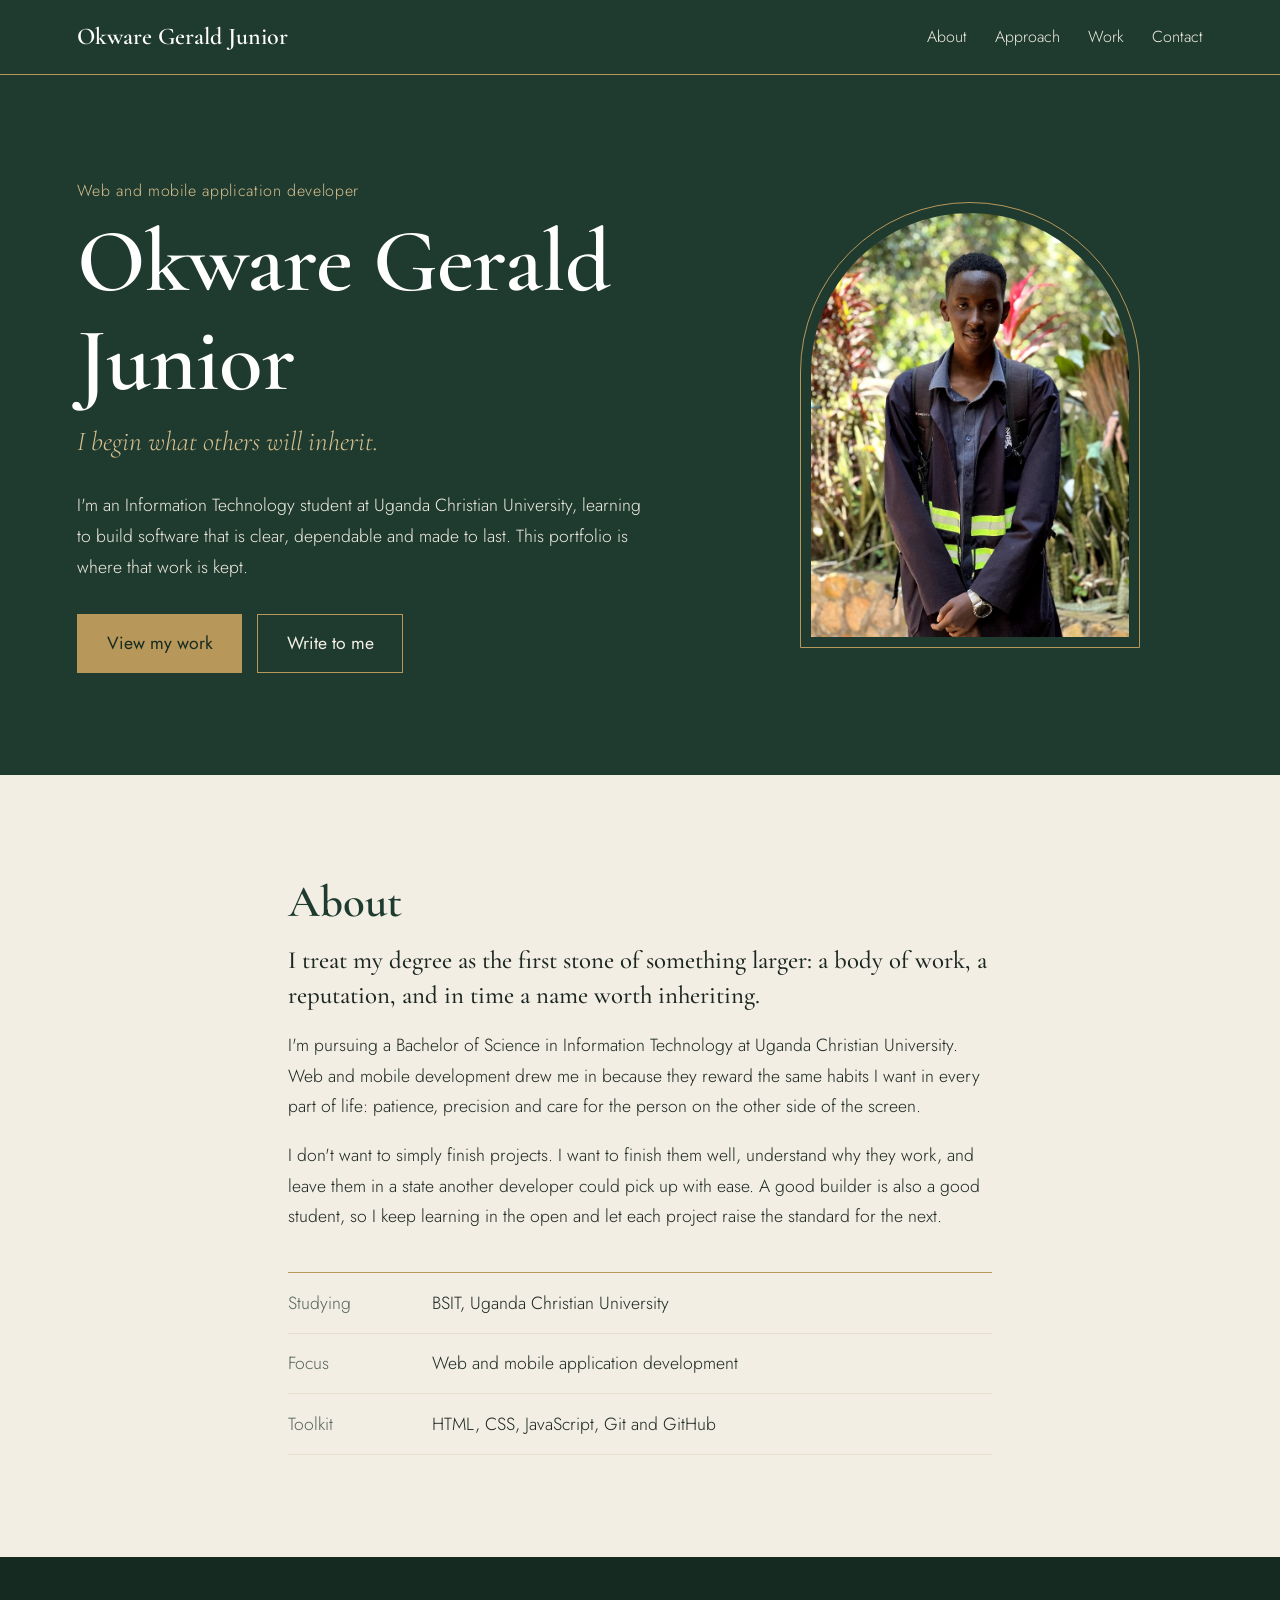
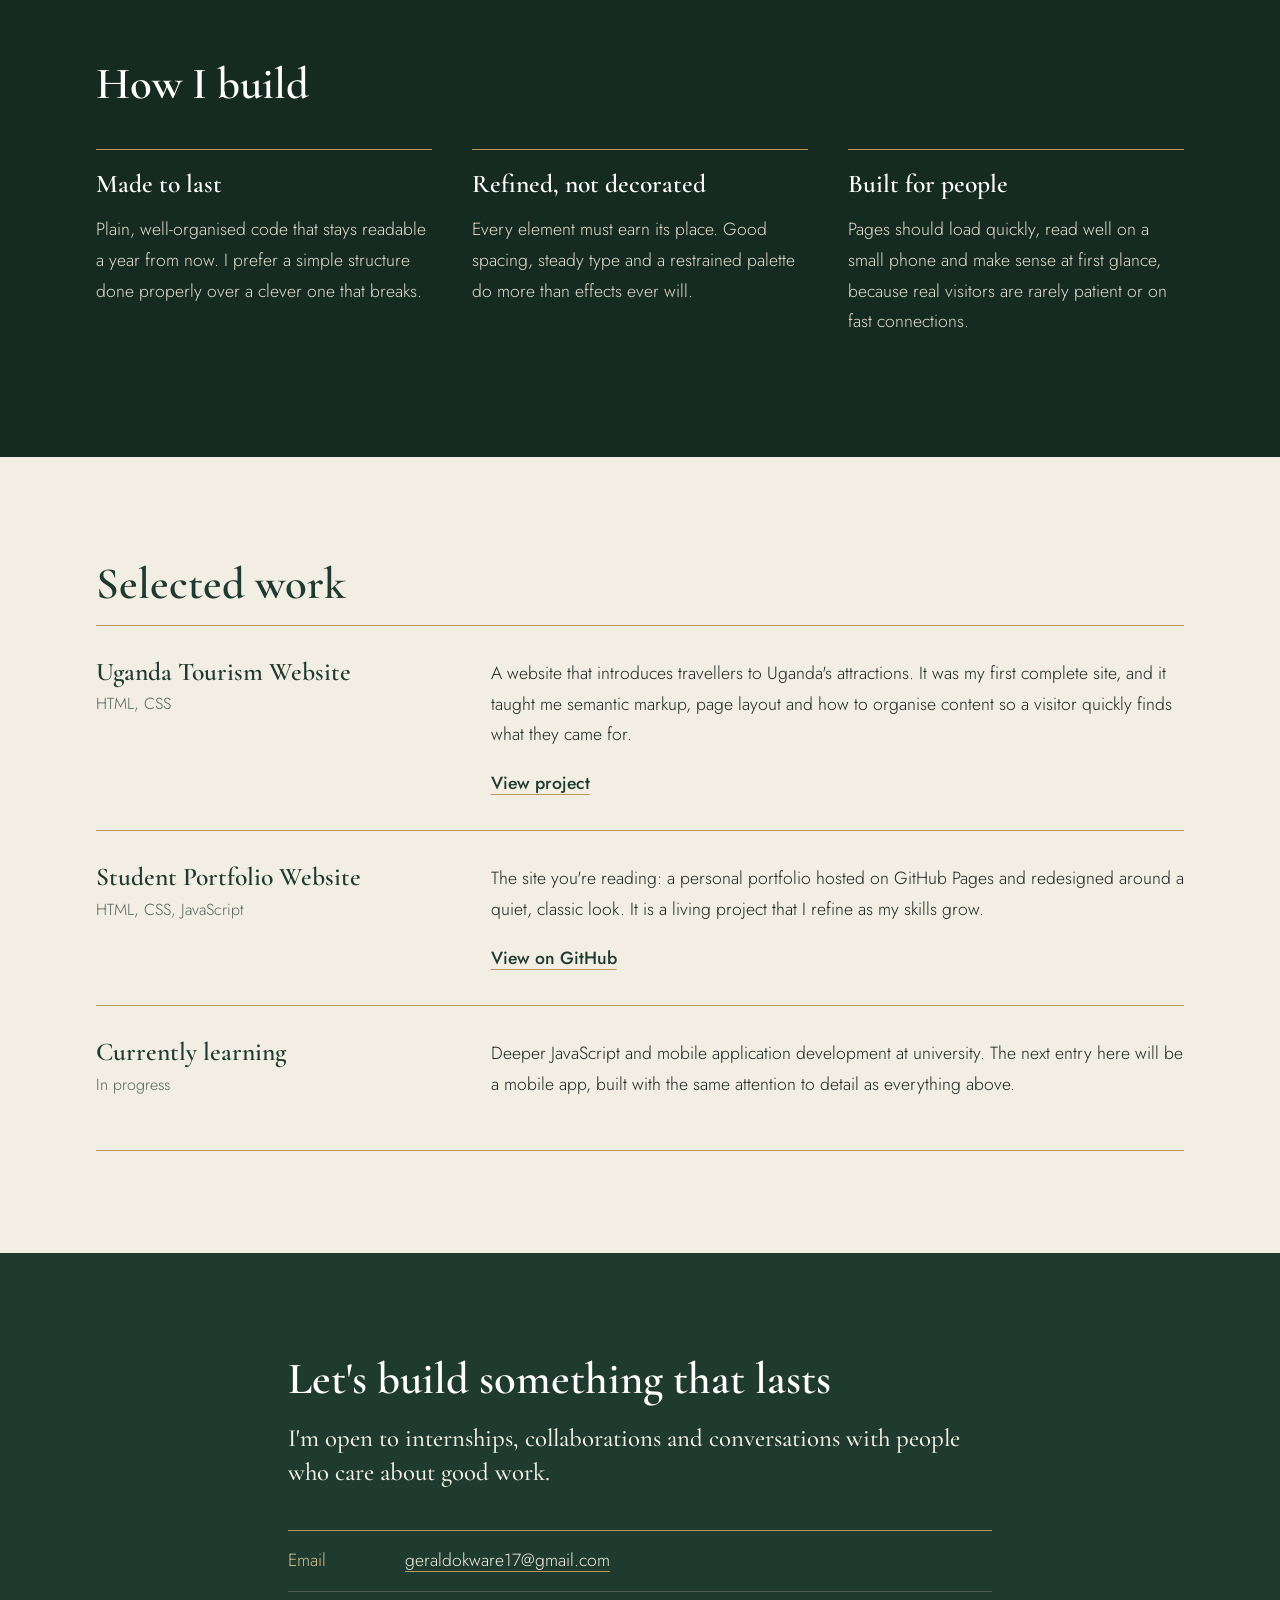
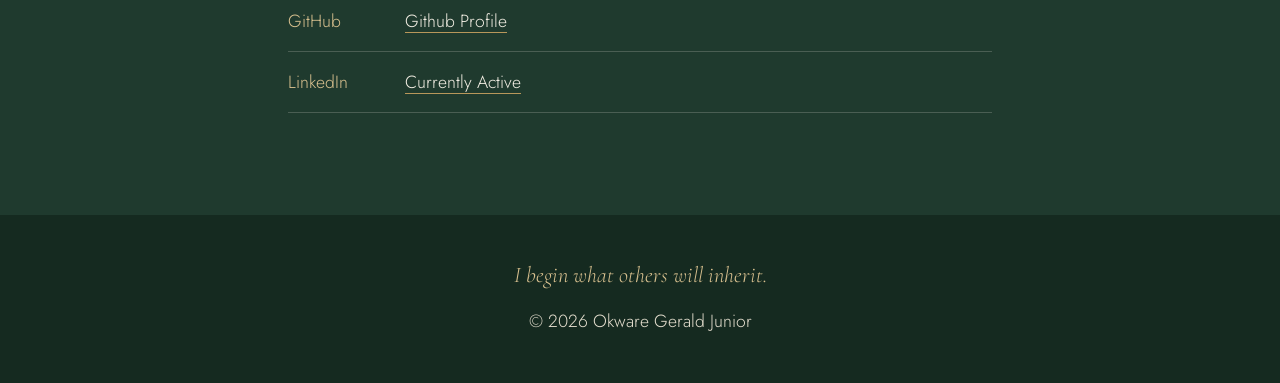
<file: index.html>
<!DOCTYPE html>
<html lang="en">
<head>
    <meta charset="UTF-8">
    <meta name="viewport" content="width=device-width, initial-scale=1.0">
    <title>Okware Gerald Junior | Portfolio</title>
    <meta name="description" content="Okware Gerald Junior, Information Technology student at Uganda Christian University, building dependable websites and mobile applications.">
    <meta name="theme-color" content="#1F3A2E">
    <link rel="preconnect" href="https://fonts.googleapis.com">
    <link rel="preconnect" href="https://fonts.gstatic.com" crossorigin>
    <link href="https://fonts.googleapis.com/css2?family=Cormorant+Garamond:ital,wght@0,500;0,600;1,500&family=Jost:wght@300;400;500&display=swap" rel="stylesheet">
    <link rel="stylesheet" href="style.css">
</head>
<body>
    <header class="site-header">
        <a class="brand" href="#home">Okware Gerald Junior</a>
        <nav aria-label="Main">
            <a href="#about">About</a>
            <a href="#approach">Approach</a>
            <a href="#work">Work</a>
            <a href="#contact">Contact</a>
        </nav>
    </header>

    <main>
        <section id="home" class="hero dark">
            <div class="hero-text">
                <p class="role">Web and mobile application developer</p>
                <h1>Okware Gerald Junior</h1>
                <p class="motto">I begin what others will inherit.</p>
                <p>I'm an Information Technology student at Uganda Christian University, learning to build software that is clear, dependable and made to last. This portfolio is where that work is kept.</p>
                <div class="actions">
                    <a class="btn btn-solid" href="#work">View my work</a>
                    <a class="btn btn-line" href="#contact">Write to me</a>
                </div>
            </div>
            <div class="portrait">
                <img src="Man's Not Hot.jpg" alt="Portrait of Gerald Junior" width="340" height="453">
            </div>
        </section>

        <section id="about" class="block light">
            <div class="narrow">
                <h2>About</h2>
                <p class="lead">I treat my degree as the first stone of something larger: a body of work, a reputation, and in time a name worth inheriting.</p>
                <p>I'm pursuing a Bachelor of Science in Information Technology at Uganda Christian University. Web and mobile development drew me in because they reward the same habits I want in every part of life: patience, precision and care for the person on the other side of the screen.</p>
                <p>I don't want to simply finish projects. I want to finish them well, understand why they work, and leave them in a state another developer could pick up with ease. A good builder is also a good student, so I keep learning in the open and let each project raise the standard for the next.</p>
                <dl class="facts">
                    <div><dt>Studying</dt><dd>BSIT, Uganda Christian University</dd></div>
                    <div><dt>Focus</dt><dd>Web and mobile application development</dd></div>
                    <div><dt>Toolkit</dt><dd>HTML, CSS, JavaScript, Git and GitHub</dd></div>
                </dl>
            </div>
        </section>

        <section id="approach" class="block dark deep">
            <div class="wide">
                <h2>How I build</h2>
                <div class="principles">
                    <article>
                        <h3>Made to last</h3>
                        <p>Plain, well-organised code that stays readable a year from now. I prefer a simple structure done properly over a clever one that breaks.</p>
                    </article>
                    <article>
                        <h3>Refined, not decorated</h3>
                        <p>Every element must earn its place. Good spacing, steady type and a restrained palette do more than effects ever will.</p>
                    </article>
                    <article>
                        <h3>Built for people</h3>
                        <p>Pages should load quickly, read well on a small phone and make sense at first glance, because real visitors are rarely patient or on fast connections.</p>
                    </article>
                </div>
            </div>
        </section>

        <section id="work" class="block light">
            <div class="wide">
                <h2>Selected work</h2>
                <article class="project">
                    <div>
                        <h3>Uganda Tourism Website</h3>
                        <p class="tags">HTML, CSS</p>
                    </div>
                    <div>
                        <p>A website that introduces travellers to Uganda's attractions. It was my first complete site, and it taught me semantic markup, page layout and how to organise content so a visitor quickly finds what they came for.</p>
                        <a href="My Works/Ugandan.html">View project</a>
                    </div>
                </article>
                <article class="project">
                    <div>
                        <h3>Student Portfolio Website</h3>
                        <p class="tags">HTML, CSS, JavaScript</p>
                    </div>
                    <div>
                        <p>The site you're reading: a personal portfolio hosted on GitHub Pages and redesigned around a quiet, classic look. It is a living project that I refine as my skills grow.</p>
                        <a href="https://github.com/geraldokwarejnr-byte" target="_blank" rel="noopener">View on GitHub</a>
                    </div>
                </article>
                <article class="project">
                    <div>
                        <h3>Currently learning</h3>
                        <p class="tags">In progress</p>
                    </div>
                    <div>
                        <p>Deeper JavaScript and mobile application development at university. The next entry here will be a mobile app, built with the same attention to detail as everything above.</p>
                    </div>
                </article>
            </div>
        </section>

        <section id="contact" class="block dark">
            <div class="narrow">
                <h2>Let's build something that lasts</h2>
                <p class="lead">I'm open to internships, collaborations and conversations with people who care about good work.</p>
                <ul class="contact-list">
                    <li><span>Email</span> <a href="mailto:geraldokware17@gmail.com">geraldokware17@gmail.com</a></li>
                    <li><span>GitHub</span> <a href="https://github.com/geraldokwarejnr-byte" target="_blank" rel="noopener">Github Profile</a></li>
                    <li><span>LinkedIn</span> <a href="https://www.linkedin.com/in/okware-gerald-668398355?utm_source=share_via&utm_content=profile&utm_medium=member_android">Currently Active</a></li>
                </ul>
            </div>
        </section>
    </main>

    <footer class="site-footer">
        <p class="motto">I begin what others will inherit.</p>
        <p>&copy; <span id="year">2026</span> Okware Gerald Junior</p>
    </footer>

    <script src="script.js"></script>
</body>
</html>
</file>
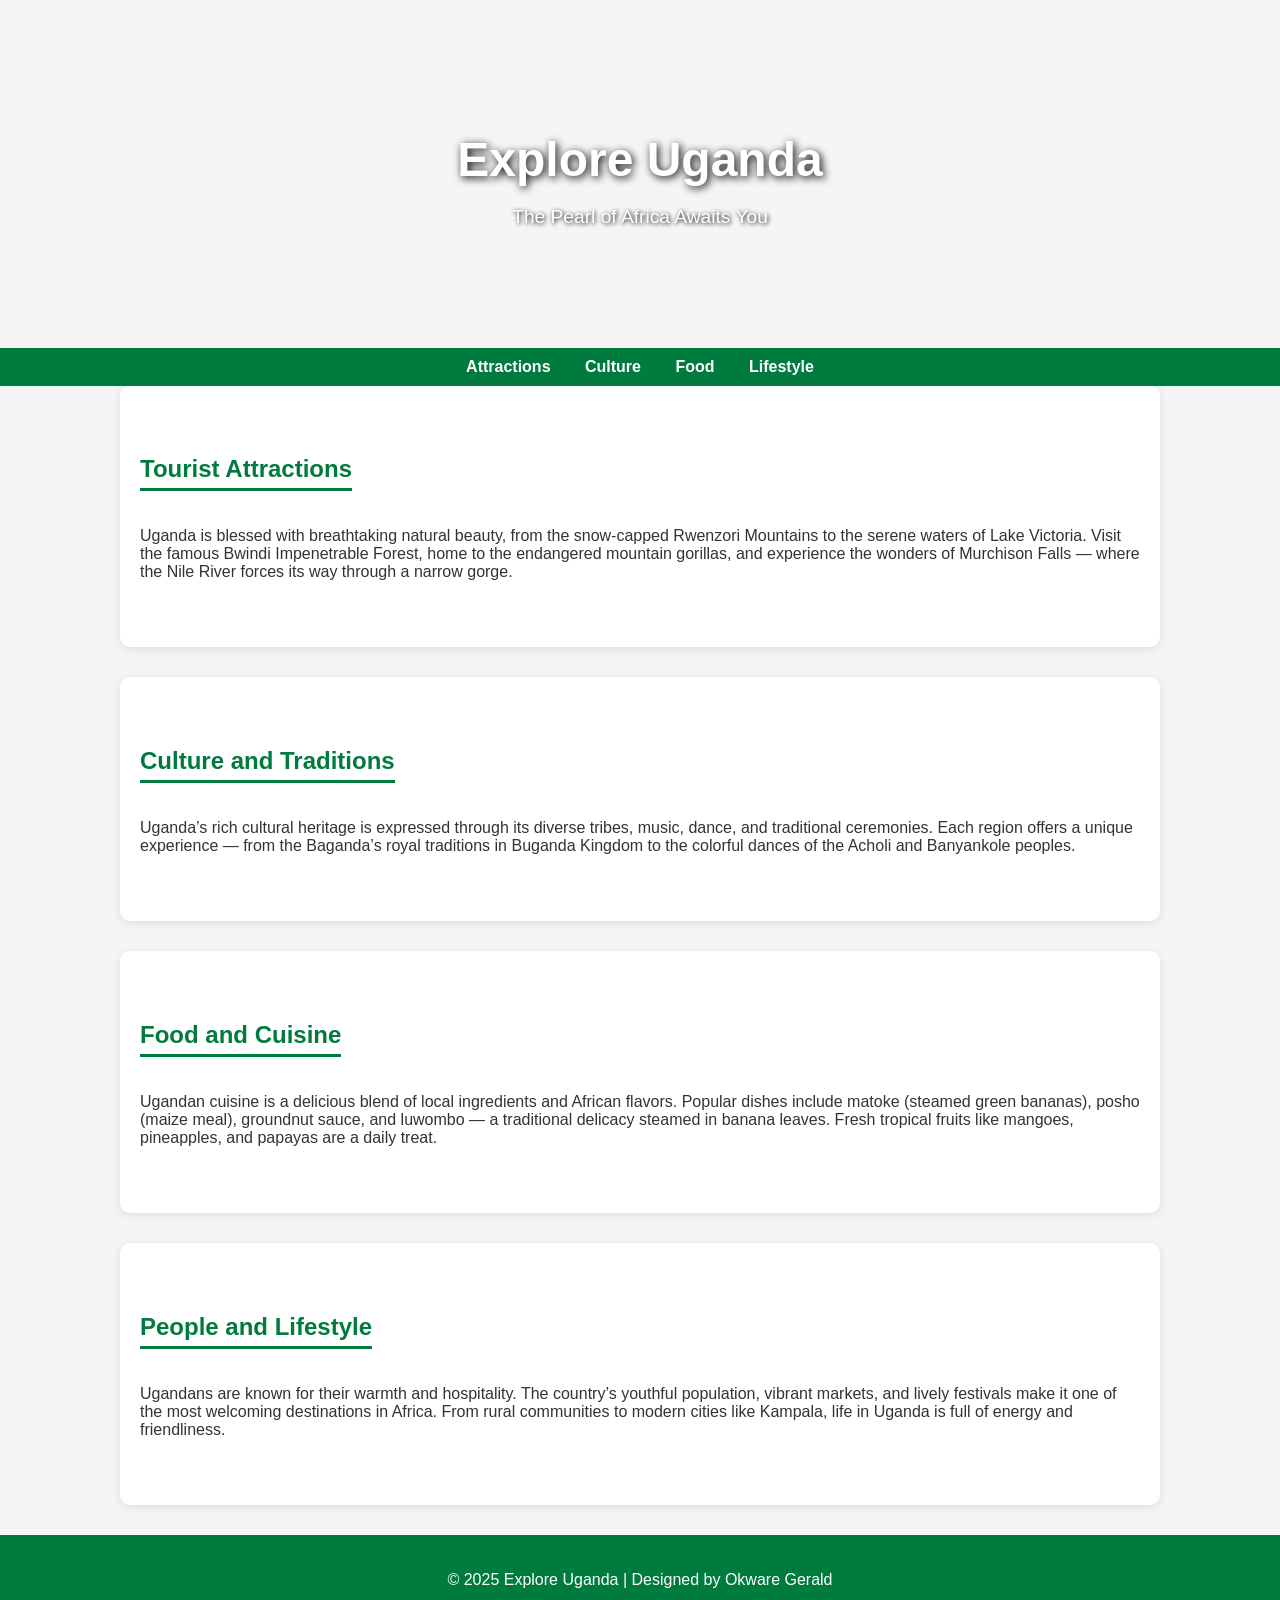
<file: Ugandan[1].html>
<!DOCTYPE html>
<html lang="en">
<head>
  <meta charset="UTF-8" />
  <meta name="viewport" content="width=device-width, initial-scale=1.0" />
  <title>Explore Uganda - The Pearl of Africa</title>
  <style>
    body {
      font-family: 'Poppins', sans-serif;
      margin: 0;
      padding: 0;
      background-color: #f5f5f5;
      color: #333;
    }

    header {
      background-image: url('https://upload.wikimedia.org/wikipedia/commons/3/31/Lake_Bunyonyi%2C_Uganda.jpg');
      background-size: cover;
      background-position: center;
      color: white;
      text-align: center;
      padding: 100px 20px;
    }

    header h1 {
      font-size: 3rem;
      margin-bottom: 10px;
      text-shadow: 2px 2px 8px #000;
    }

    header p {
      font-size: 1.2rem;
      text-shadow: 1px 1px 4px #000;
    }

    nav {
      background-color: #007b3e;
      text-align: center;
      padding: 10px 0;
    }

    nav a {
      color: white;
      text-decoration: none;
      margin: 0 15px;
      font-weight: bold;
    }

    nav a:hover {
      text-decoration: underline;
    }

    section {
      padding: 50px 20px;
      max-width: 1000px;
      margin: auto;
      background-color: white;
      border-radius: 10px;
      margin-bottom: 30px;
      box-shadow: 0 2px 10px rgba(0,0,0,0.1);
    }

    section h2 {
      color: #007b3e;
      border-bottom: 3px solid #007b3e;
      display: inline-block;
      padding-bottom: 5px;
    }

    footer {
      background-color: #007b3e;
      color: white;
      text-align: center;
      padding: 20px;
    }
  </style>
</head>
<body>
  <header>
    <h1>Explore Uganda</h1>
    <p>The Pearl of Africa Awaits You</p>
  </header>

  <nav>
    <a href="#attractions">Attractions</a>
    <a href="#culture">Culture</a>
    <a href="#food">Food</a>
    <a href="#lifestyle">Lifestyle</a>
  </nav>

  <section id="attractions">
    <h2>Tourist Attractions</h2>
    <p>Uganda is blessed with breathtaking natural beauty, from the snow-capped Rwenzori Mountains to the serene waters of Lake Victoria. Visit the famous Bwindi Impenetrable Forest, home to the endangered mountain gorillas, and experience the wonders of Murchison Falls — where the Nile River forces its way through a narrow gorge.</p>
  </section>

  <section id="culture">
    <h2>Culture and Traditions</h2>
    <p>Uganda’s rich cultural heritage is expressed through its diverse tribes, music, dance, and traditional ceremonies. Each region offers a unique experience — from the Baganda’s royal traditions in Buganda Kingdom to the colorful dances of the Acholi and Banyankole peoples.</p>
  </section>

  <section id="food">
    <h2>Food and Cuisine</h2>
    <p>Ugandan cuisine is a delicious blend of local ingredients and African flavors. Popular dishes include matoke (steamed green bananas), posho (maize meal), groundnut sauce, and luwombo — a traditional delicacy steamed in banana leaves. Fresh tropical fruits like mangoes, pineapples, and papayas are a daily treat.</p>
  </section>

  <section id="lifestyle">
    <h2>People and Lifestyle</h2>
    <p>Ugandans are known for their warmth and hospitality. The country’s youthful population, vibrant markets, and lively festivals make it one of the most welcoming destinations in Africa. From rural communities to modern cities like Kampala, life in Uganda is full of energy and friendliness.</p>
  </section>

  <footer>
    <p>© 2025 Explore Uganda | Designed by Okware Gerald</p>
  </footer>
</body>
</html>
</file>
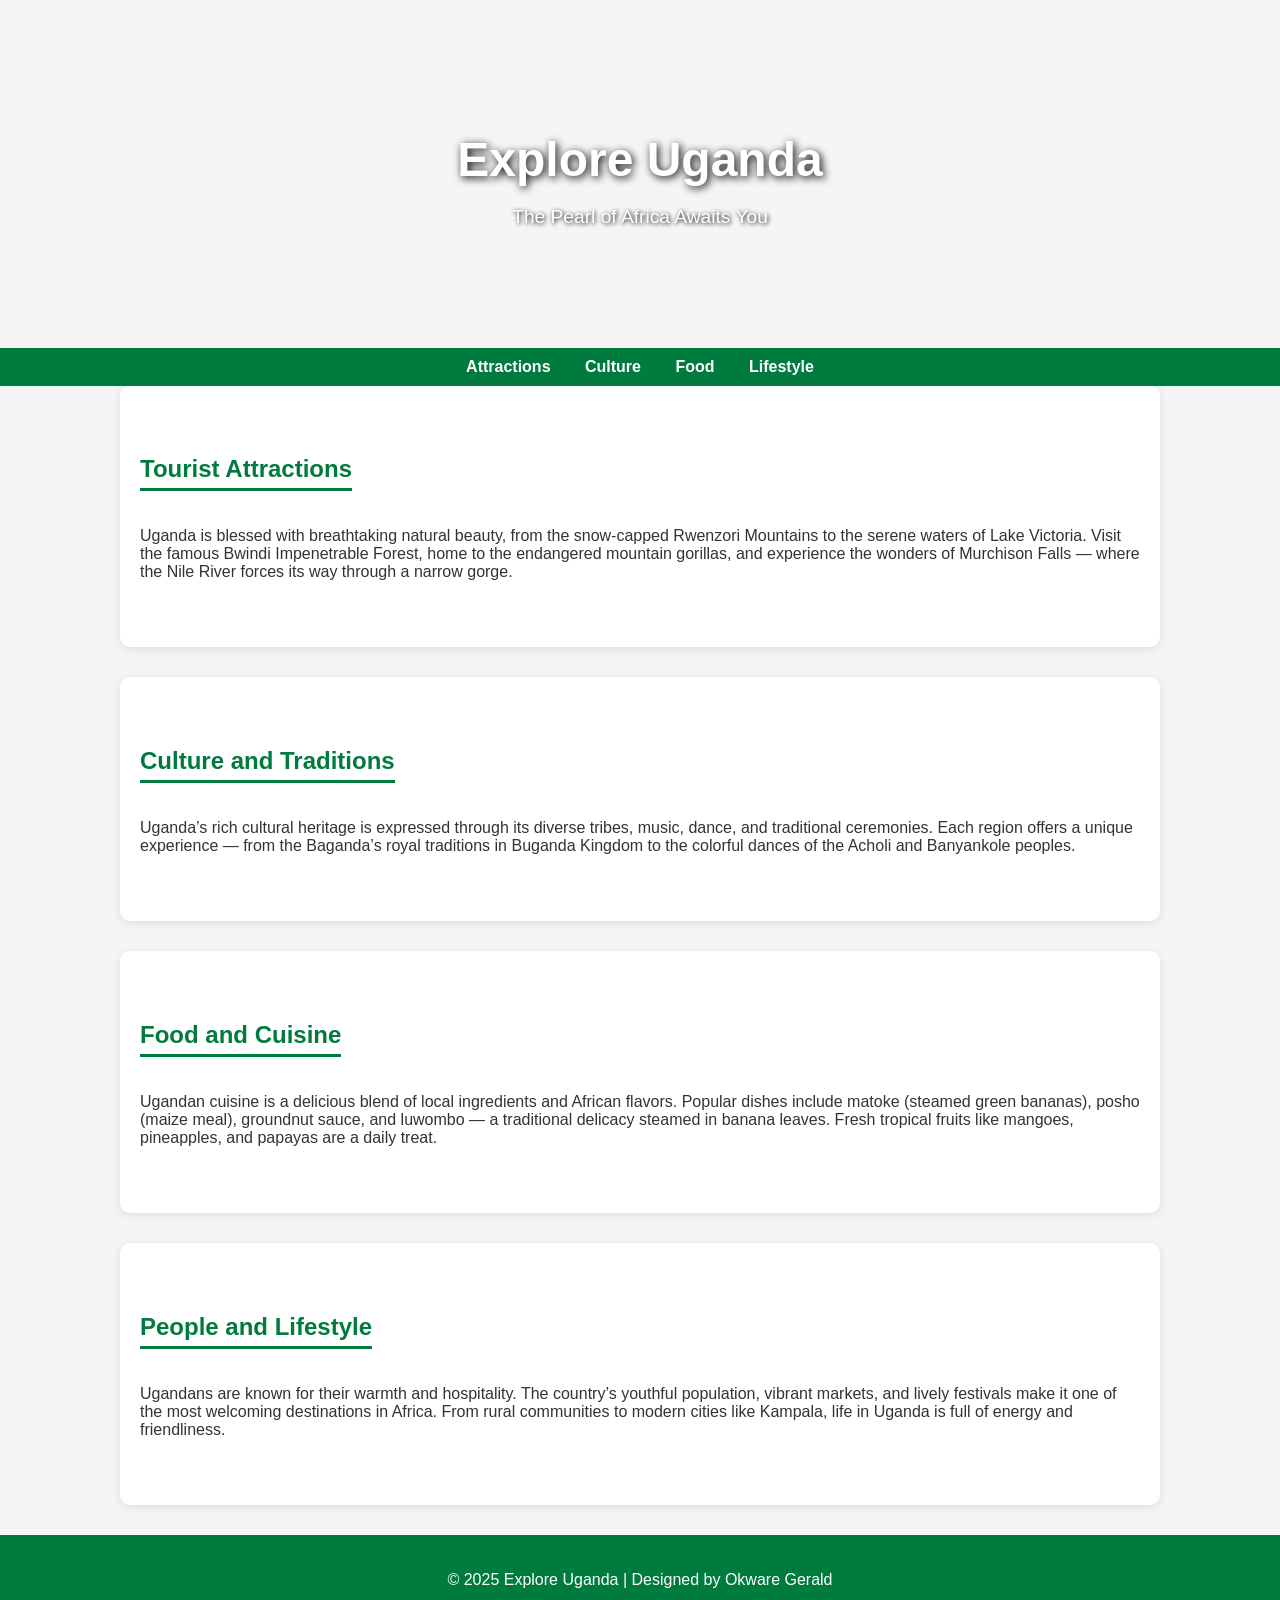
<file: My Works/Ugandan.html>
<!DOCTYPE html>
<html lang="en">
<head>
  <meta charset="UTF-8" />
  <meta name="viewport" content="width=device-width, initial-scale=1.0" />
  <title>Explore Uganda - The Pearl of Africa</title>
  <style>
    body {
      font-family: 'Poppins', sans-serif;
      margin: 0;
      padding: 0;
      background-color: #f5f5f5;
      color: #333;
    }

    header {
      background-image: url('https://upload.wikimedia.org/wikipedia/commons/3/31/Lake_Bunyonyi%2C_Uganda.jpg');
      background-size: cover;
      background-position: center;
      color: white;
      text-align: center;
      padding: 100px 20px;
    }

    header h1 {
      font-size: 3rem;
      margin-bottom: 10px;
      text-shadow: 2px 2px 8px #000;
    }

    header p {
      font-size: 1.2rem;
      text-shadow: 1px 1px 4px #000;
    }

    nav {
      background-color: #007b3e;
      text-align: center;
      padding: 10px 0;
    }

    nav a {
      color: white;
      text-decoration: none;
      margin: 0 15px;
      font-weight: bold;
    }

    nav a:hover {
      text-decoration: underline;
    }

    section {
      padding: 50px 20px;
      max-width: 1000px;
      margin: auto;
      background-color: white;
      border-radius: 10px;
      margin-bottom: 30px;
      box-shadow: 0 2px 10px rgba(0,0,0,0.1);
    }

    section h2 {
      color: #007b3e;
      border-bottom: 3px solid #007b3e;
      display: inline-block;
      padding-bottom: 5px;
    }

    footer {
      background-color: #007b3e;
      color: white;
      text-align: center;
      padding: 20px;
    }
  </style>
</head>
<body>
  <header>
    <h1>Explore Uganda</h1>
    <p>The Pearl of Africa Awaits You</p>
  </header>

  <nav>
    <a href="#attractions">Attractions</a>
    <a href="#culture">Culture</a>
    <a href="#food">Food</a>
    <a href="#lifestyle">Lifestyle</a>
  </nav>

  <section id="attractions">
    <h2>Tourist Attractions</h2>
    <p>Uganda is blessed with breathtaking natural beauty, from the snow-capped Rwenzori Mountains to the serene waters of Lake Victoria. Visit the famous Bwindi Impenetrable Forest, home to the endangered mountain gorillas, and experience the wonders of Murchison Falls — where the Nile River forces its way through a narrow gorge.</p>
  </section>

  <section id="culture">
    <h2>Culture and Traditions</h2>
    <p>Uganda’s rich cultural heritage is expressed through its diverse tribes, music, dance, and traditional ceremonies. Each region offers a unique experience — from the Baganda’s royal traditions in Buganda Kingdom to the colorful dances of the Acholi and Banyankole peoples.</p>
  </section>

  <section id="food">
    <h2>Food and Cuisine</h2>
    <p>Ugandan cuisine is a delicious blend of local ingredients and African flavors. Popular dishes include matoke (steamed green bananas), posho (maize meal), groundnut sauce, and luwombo — a traditional delicacy steamed in banana leaves. Fresh tropical fruits like mangoes, pineapples, and papayas are a daily treat.</p>
  </section>

  <section id="lifestyle">
    <h2>People and Lifestyle</h2>
    <p>Ugandans are known for their warmth and hospitality. The country’s youthful population, vibrant markets, and lively festivals make it one of the most welcoming destinations in Africa. From rural communities to modern cities like Kampala, life in Uganda is full of energy and friendliness.</p>
  </section>

  <footer>
    <p>© 2025 Explore Uganda | Designed by Okware Gerald</p>
  </footer>
</body>
</html>
</file>
<file: style.css>
:root {
    --forest: #1F3A2E;
    --forest-deep: #152A20;
    --moss: #2D4F3F;
    --bone: #F2EEE3;
    --bone-dim: #E4DECE;
    --ink: #1B2620;
    --muted: #55645C;
    --gold: #B8975A;
    --gold-light: #D8C08F;
    --display: "Cormorant Garamond", Georgia, "Times New Roman", serif;
    --body: "Jost", "Segoe UI", Arial, sans-serif;
}

* { box-sizing: border-box; }

html { scroll-behavior: smooth; scroll-padding-top: 4.5rem; }

body {
    margin: 0;
    font-family: var(--body);
    font-weight: 300;
    font-size: 1.1rem;
    line-height: 1.75;
    color: var(--ink);
    background: var(--bone);
}

h1, h2, h3 {
    font-family: var(--display);
    font-weight: 600;
    line-height: 1.1;
    margin: 0 0 1rem;
}

h2 { font-size: clamp(2rem, 4vw, 2.8rem); }
h3 { font-size: 1.6rem; }
p { margin: 0 0 1.1rem; }
.lead { font-family: var(--display); font-size: 1.55rem; line-height: 1.4; font-weight: 500; }

a { color: inherit; text-decoration-color: var(--gold); text-underline-offset: 0.3em; }
a:focus-visible { outline: 2px solid var(--gold); outline-offset: 4px; }

/* Sections */
.dark { background: var(--forest); color: var(--bone); }
.dark.deep { background: var(--forest-deep); }
.dark h1, .dark h2, .dark h3 { color: #fff; }
.light h1, .light h2, .light h3 { color: var(--forest); }

.block { padding: clamp(3.5rem, 8vw, 7rem) clamp(1.25rem, 6vw, 5rem); }
.narrow { max-width: 44rem; margin: 0 auto; }
.wide { max-width: 68rem; margin: 0 auto; }

/* Header */
.site-header {
    position: sticky;
    top: 0;
    z-index: 10;
    display: flex;
    justify-content: space-between;
    align-items: center;
    flex-wrap: wrap;
    gap: 0.4rem 2rem;
    padding: 1rem clamp(1.25rem, 6vw, 5rem);
    background: var(--forest);
    border-bottom: 1px solid var(--gold);
}

.brand {
    font-family: var(--display);
    font-size: 1.5rem;
    font-weight: 600;
    color: #fff;
    text-decoration: none;
}

.site-header nav { display: flex; gap: 1.75rem; }
.site-header nav a { color: var(--bone); text-decoration: none; font-size: 1rem; }
.site-header nav a:hover { text-decoration: underline; text-decoration-color: var(--gold); text-underline-offset: 0.4em; }

/* Hero */
.hero {
    display: grid;
    grid-template-columns: 1.25fr 1fr;
    align-items: center;
    gap: clamp(2rem, 6vw, 5rem);
    padding: clamp(3rem, 8vw, 6.5rem) clamp(1.25rem, 6vw, 5rem);
}

.hero-text { max-width: 36rem; }
.role { color: var(--gold-light); font-size: 1rem; letter-spacing: 0.04em; margin-bottom: 0.5rem; }
.hero h1 { font-size: clamp(3.2rem, 8vw, 5.6rem); letter-spacing: -0.01em; margin-bottom: 0.5rem; }
.motto { font-family: var(--display); font-style: italic; font-size: 1.7rem; color: var(--gold-light); margin-bottom: 1.5rem; }

.actions { display: flex; flex-wrap: wrap; gap: 0.9rem; margin-top: 2rem; }

.btn {
    display: inline-block;
    padding: 0.8rem 1.8rem;
    font-weight: 400;
    text-decoration: none;
    border: 1px solid var(--gold);
    transition: background-color 0.2s, color 0.2s;
}

.btn-solid { background: var(--gold); color: var(--forest-deep); }
.btn-solid:hover { background: var(--gold-light); }
.btn-line { color: var(--bone); }
.btn-line:hover { background: rgba(184, 151, 90, 0.18); }

/* Arched portrait: nods to the arched doorways of classic storefronts */
.portrait {
    justify-self: center;
    width: min(340px, 78vw);
    padding: 10px;
    border: 1px solid var(--gold);
    border-radius: 999px 999px 0 0;
}

.portrait img {
    display: block;
    width: 100%;
    height: auto;
    aspect-ratio: 3 / 4;
    object-fit: cover;
    background: var(--moss);
    border-radius: 999px 999px 0 0;
}

/* About */
.facts { margin: 2.5rem 0 0; border-top: 1px solid var(--gold); }
.facts div { display: grid; grid-template-columns: 8rem 1fr; gap: 1rem; padding: 0.9rem 0; border-bottom: 1px solid var(--bone-dim); }
.facts dt { color: var(--muted); }
.facts dd { margin: 0; }

/* Principles */
.principles { display: grid; grid-template-columns: repeat(auto-fit, minmax(240px, 1fr)); gap: 2.5rem; margin-top: 2.5rem; }
.principles article { border-top: 1px solid var(--gold); padding-top: 1.25rem; }
.principles p { color: var(--bone-dim); }

/* Work */
.project {
    display: grid;
    grid-template-columns: 1fr 2fr;
    gap: 1rem 3rem;
    padding: 2rem 0;
    border-top: 1px solid var(--gold);
}

.project:last-child { border-bottom: 1px solid var(--gold); }
.project h3 { margin-bottom: 0.25rem; color: var(--forest); }
.project .tags { color: var(--muted); font-size: 1rem; margin: 0; }
.project a { color: var(--forest); font-weight: 500; }

/* Contact */
.contact-list { list-style: none; margin: 2.5rem 0 0; padding: 0; border-top: 1px solid var(--gold); }
.contact-list li { padding: 0.9rem 0; border-bottom: 1px solid rgba(242, 238, 227, 0.2); }
.contact-list span { display: inline-block; min-width: 7rem; color: var(--gold-light); }

/* Footer */
.site-footer { padding: 2.5rem 1.25rem; text-align: center; background: var(--forest-deep); color: var(--bone-dim); }
.site-footer p { margin: 0 0 0.4rem; }
.site-footer .motto { font-size: 1.4rem; margin-bottom: 0.75rem; }

@media (max-width: 780px) {
    .hero { grid-template-columns: 1fr; }
    .portrait { order: -1; }
    .project { grid-template-columns: 1fr; gap: 0.5rem; }
    .facts div { grid-template-columns: 1fr; gap: 0; }
    .site-header { justify-content: center; }
}

@media (prefers-reduced-motion: reduce) {
    html { scroll-behavior: auto; }
    .btn { transition: none; }
}
</file>
